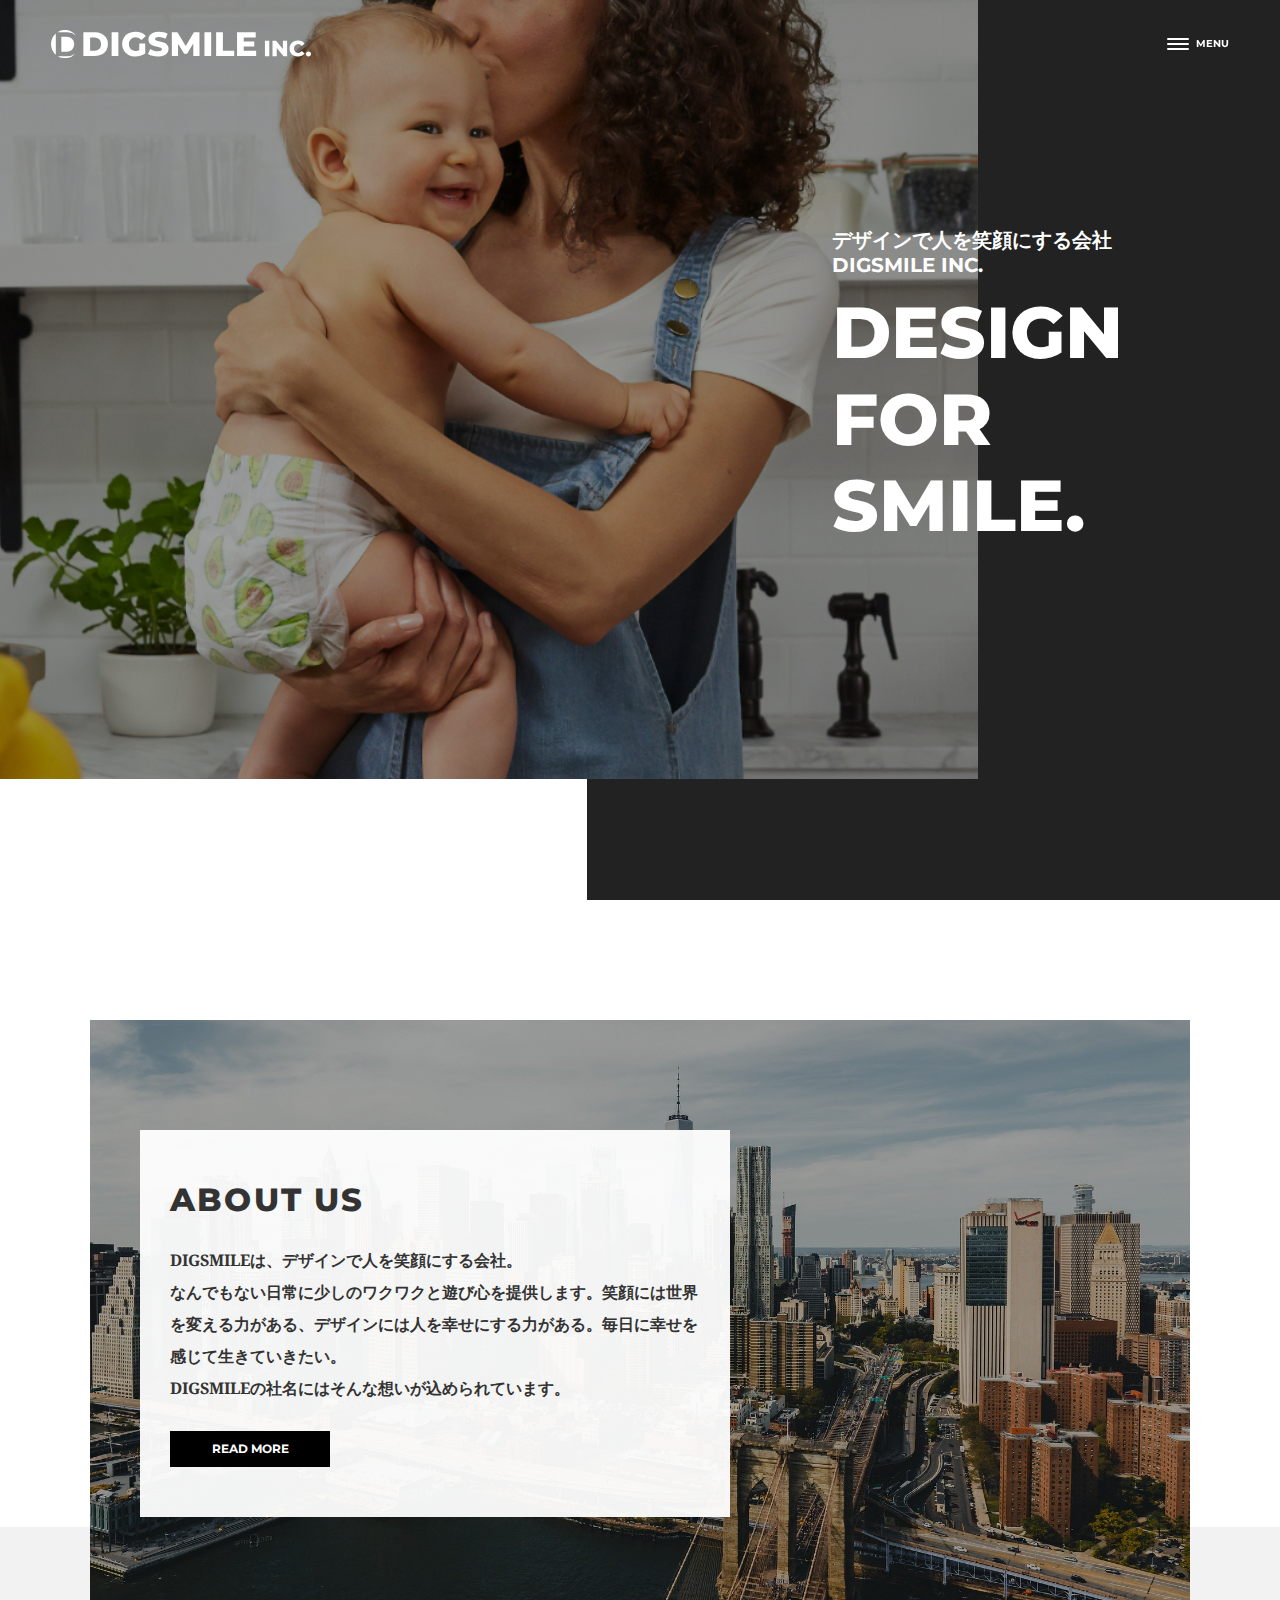
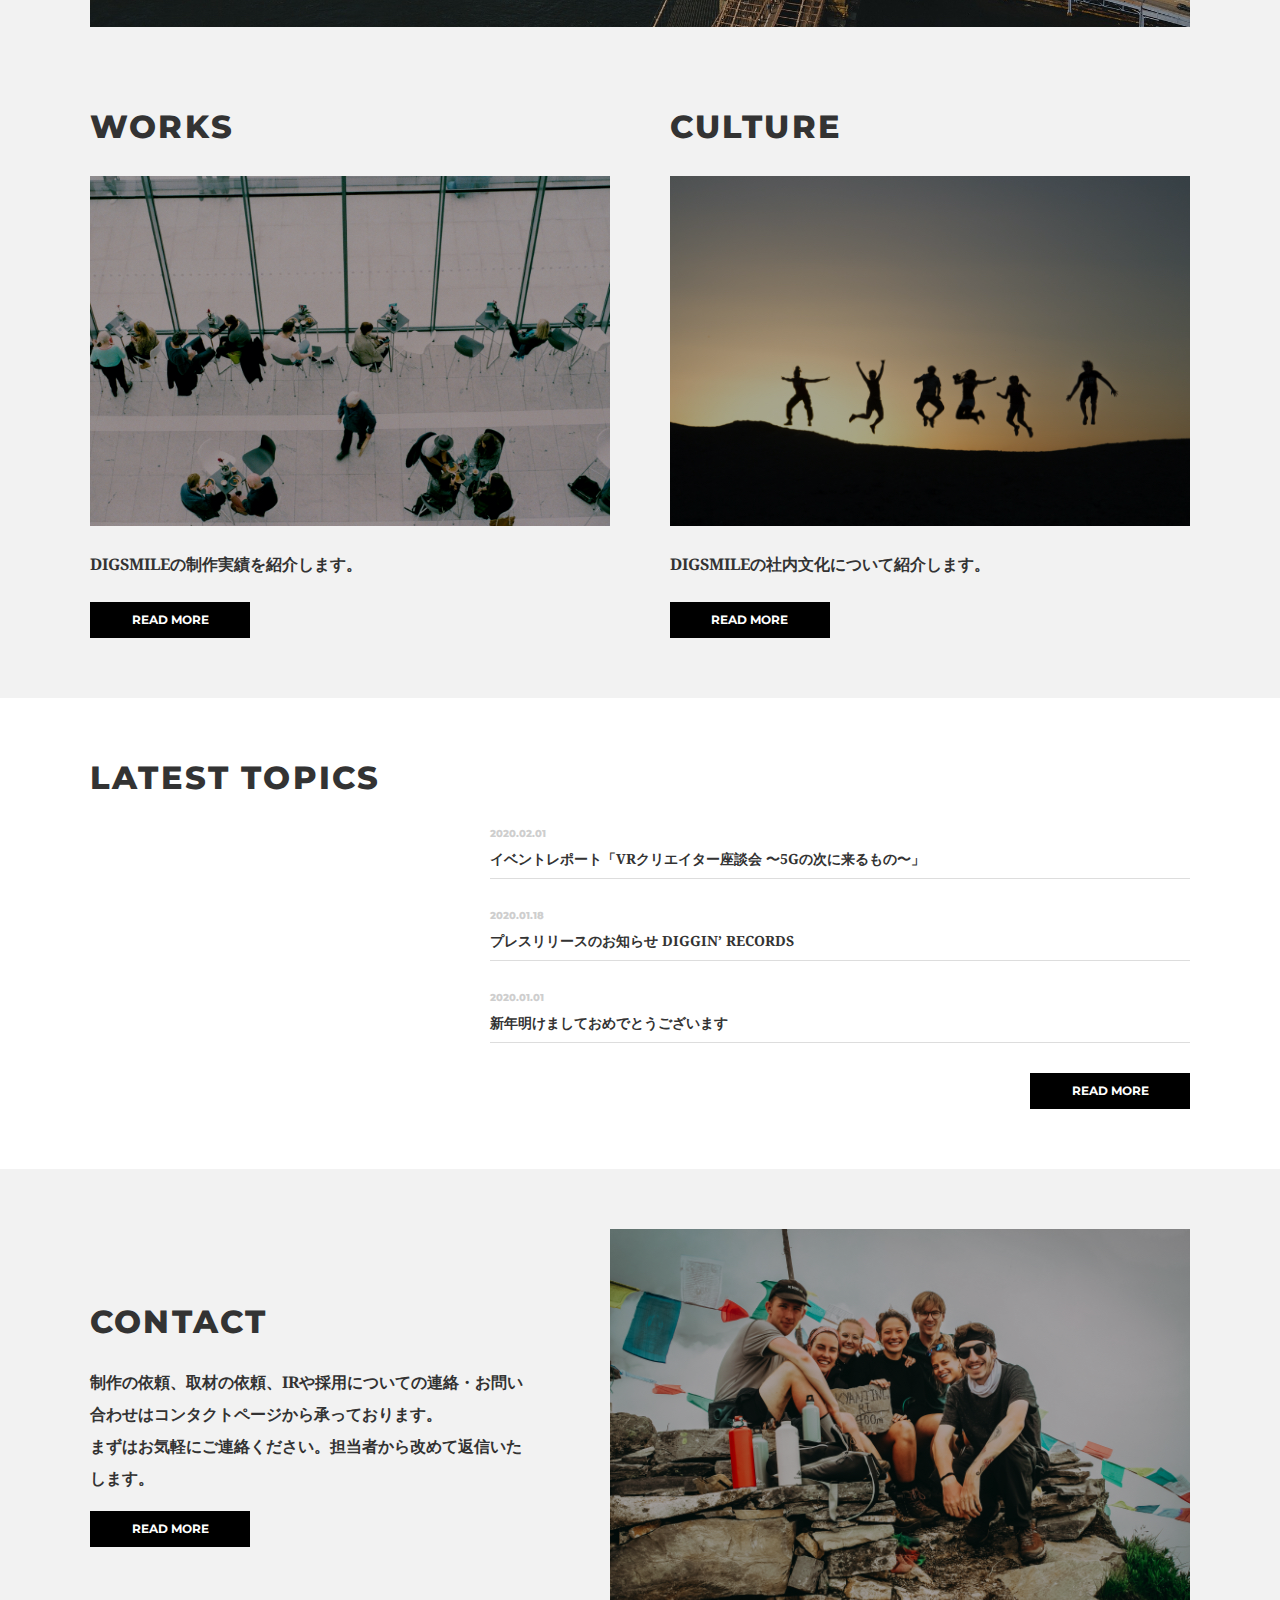
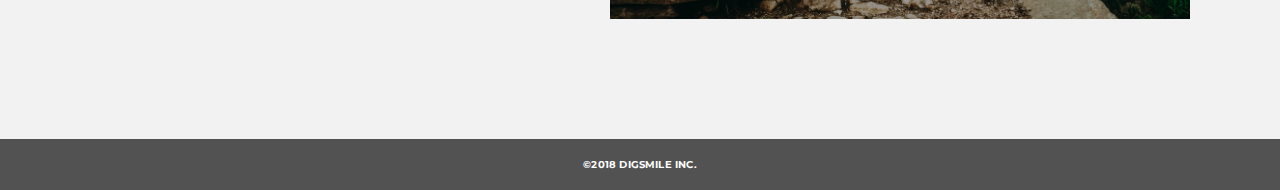
<file: index.html>
<!DOCTYPE html>
<html lang="ja">
<head>
  <meta charset="UTF-8">
  <meta name="viewport" content="width=device-width, initial-scale=1.0">
  <meta http-equiv="X-UA-Compatible" content="ie=edge">
  <title>DIGSMILEinc. | TOP</title>
   <!-- reset.css  -->
  <link rel="stylesheet" href="./css/reset.css">
  <!-- googlefont  -->
  <link rel="preconnect" href="https://fonts.gstatic.com">
<link href="https://fonts.googleapis.com/css2?family=Montserrat:wght@400;500;600;700;800&display=swap" rel="stylesheet">
<link rel="preconnect" href="https://fonts.gstatic.com">
<link href="https://fonts.googleapis.com/css2?family=Noto+Serif:wght@400;700&display=swap" rel="stylesheet">
  <!-- style.css  -->
  <link rel="stylesheet" href="./css/style.min.css">
</head>
<body>
<!-- header -->
<header class="header flex-box">
  <h1 class="site-title">
    <a href="./index.html">
      <svg  xmlns="http://www.w3.org/2000/svg" width="260" height="28.204" viewBox="0 0 260 28.204" alt="DIGSMILE">
        <path id="前面オブジェクトで型抜き_1" data-name="前面オブジェクトで型抜き 1" d="M14,35.2A13.9,13.9,0,0,1,6.785,33.19h8.848a14.228,14.228,0,0,0,8.847-2.739A13.97,13.97,0,0,1,14,35.2ZM4.822,31.752h0a14.17,14.17,0,0,1,0-21.3Zm10.54-3.117H10.33V13.771h5.032a8.094,8.094,0,0,1,5.682,1.994,7.233,7.233,0,0,1,2.138,5.439,7.234,7.234,0,0,1-2.138,5.439,8.093,8.093,0,0,1-5.682,1.99ZM25.007,12.39a13.9,13.9,0,0,0-9.373-3.174H6.463a13.932,13.932,0,0,1,13.76-.749,14.157,14.157,0,0,1,4.785,3.922Z" transform="translate(0 -7)" fill="#fff"/>
        <path id="DIGSMILE" d="M2.38-23.8H13.634a15.731,15.731,0,0,1,6.936,1.465,11.018,11.018,0,0,1,4.692,4.155,11.723,11.723,0,0,1,1.666,6.3,11.723,11.723,0,0,1-1.666,6.3A11.018,11.018,0,0,1,20.57-1.423,15.731,15.731,0,0,1,13.634.042H2.38ZM13.362-5.34a6.893,6.893,0,0,0,4.913-1.737,6.262,6.262,0,0,0,1.853-4.8,6.262,6.262,0,0,0-1.853-4.8,6.893,6.893,0,0,0-4.913-1.737H9.112V-5.34ZM30.634-23.8h6.732V.042H30.634ZM58.276-12.39h5.95v9.877A15.5,15.5,0,0,1,59.534-.265a18.642,18.642,0,0,1-5.3.783A14.166,14.166,0,0,1,47.5-1.065a11.8,11.8,0,0,1-4.692-4.411,12.18,12.18,0,0,1-1.7-6.4,12.18,12.18,0,0,1,1.7-6.4,11.747,11.747,0,0,1,4.726-4.411,14.514,14.514,0,0,1,6.834-1.584,15.2,15.2,0,0,1,5.984,1.124,11.536,11.536,0,0,1,4.42,3.236l-4.284,3.883a7.546,7.546,0,0,0-5.78-2.657,6.693,6.693,0,0,0-4.93,1.856,6.67,6.67,0,0,0-1.87,4.955,7.208,7.208,0,0,0,.85,3.525,6.1,6.1,0,0,0,2.38,2.418,6.969,6.969,0,0,0,3.5.868,8.588,8.588,0,0,0,3.638-.783ZM77.044.519A21.967,21.967,0,0,1,71.434-.2,13.786,13.786,0,0,1,67.014-2.1l2.21-4.973a14.289,14.289,0,0,0,3.706,1.7,14.086,14.086,0,0,0,4.148.647q3.876,0,3.876-1.941a1.607,1.607,0,0,0-1.105-1.516A20.3,20.3,0,0,0,76.3-9.222a33.866,33.866,0,0,1-4.488-1.243,7.554,7.554,0,0,1-3.094-2.129,5.758,5.758,0,0,1-1.292-3.951,6.848,6.848,0,0,1,1.19-3.934,7.965,7.965,0,0,1,3.553-2.776,14.6,14.6,0,0,1,5.8-1.022,20.415,20.415,0,0,1,4.624.528A14.146,14.146,0,0,1,86.6-22.2l-2.074,5.007a13.837,13.837,0,0,0-6.6-1.839,5.522,5.522,0,0,0-2.924.6,1.787,1.787,0,0,0-.918,1.55,1.536,1.536,0,0,0,1.088,1.43,19.646,19.646,0,0,0,3.5.988,32.762,32.762,0,0,1,4.5,1.243,7.779,7.779,0,0,1,3.094,2.112,5.646,5.646,0,0,1,1.309,3.934A6.714,6.714,0,0,1,86.394-3.3,8.114,8.114,0,0,1,82.824-.52,14.418,14.418,0,0,1,77.044.519ZM112.336.042l-.068-12.636-6.12,10.286h-2.992L97.07-12.253V.042H90.848V-23.8H96.39l8.364,13.76,8.16-13.76h5.542L118.524.042ZM123.454-23.8h6.732V.042h-6.732Zm11.7,0h6.732V-5.305h11.356V.042H135.15Zm40.018,18.63V.042H156.06V-23.8h18.666v5.211h-12v4.019H173.3v5.041H162.724v4.359Z" transform="translate(30 26)" fill="#fff"/>
        <path id="INC." d="M1.54-15.4H5.9V0H1.54Zm22.22,0V0H20.174l-6.8-8.206V0H9.108V-15.4h3.586l6.8,8.206V-15.4ZM34.628.308A9.114,9.114,0,0,1,30.283-.715a7.65,7.65,0,0,1-3.025-2.849,7.858,7.858,0,0,1-1.1-4.136,7.858,7.858,0,0,1,1.1-4.136,7.65,7.65,0,0,1,3.025-2.849,9.114,9.114,0,0,1,4.345-1.023,9.326,9.326,0,0,1,3.806.748A7.323,7.323,0,0,1,41.25-12.8L38.478-10.3a4.56,4.56,0,0,0-3.63-1.8,4.48,4.48,0,0,0-2.233.55A3.817,3.817,0,0,0,31.1-10a4.773,4.773,0,0,0-.539,2.3A4.773,4.773,0,0,0,31.1-5.4,3.817,3.817,0,0,0,32.615-3.85a4.48,4.48,0,0,0,2.233.55,4.56,4.56,0,0,0,3.63-1.8L41.25-2.6A7.323,7.323,0,0,1,38.434-.44,9.326,9.326,0,0,1,34.628.308ZM45.1.2a2.462,2.462,0,0,1-1.782-.7,2.377,2.377,0,0,1-.726-1.782,2.35,2.35,0,0,1,.715-1.782A2.5,2.5,0,0,1,45.1-4.752a2.485,2.485,0,0,1,1.8.682,2.369,2.369,0,0,1,.7,1.782,2.4,2.4,0,0,1-.715,1.782A2.452,2.452,0,0,1,45.1.2Z" transform="translate(212.392 26.204)" fill="#fff"/>
      </svg>
    </a>
  </h1>
  <nav class="header-nav">
    <ul class="nav-list">
      <li class="nav-item"><a href="./index.html"><img src="./images/simbol-logo.svg" alt="DIGSMILE INC."></a></li>
      <li class="nav-item"><a href="./about/about.html">About</a></li>
      <li class="nav-item"><a href="#!">Works</a></li>
      <li class="nav-item"><a href="#!">Culture</a></li>
      <li class="nav-item"><a href="#!">Topics</a></li>
      <li class="nav-item"><a href="./contact/contact.html">Contact</a></li>
    </ul>
  </nav>
  <button  class="burger-btn">
    <span class="bars">
      <span class="bar bar_top"></span>
      <span class="bar bar_mid"></span>
      <span class="bar bar_bottom"></span>
    </span>
    <span class="menu">menu</span>
  </button>
  <span class="burger-musk"></span>
</header>

<!-- //header -->

<!-- main -->
<main>

  <!-- fv -->
  <div class="fv">
    <div class="kv-wrapper black-mask">
      <div class="copy-wrapper">
        <p class="copy_jp">デザインで人を笑顔にする会社</p>
        <p class="copy_company">DIGSMILE INC.</p>
        <p class="main_copy">
          Design<br>
          for<br>
          smile.
        </p>
      </div>
    </div>
  </div>
  <!-- //fv -->
  <!-- about -->
  <section class="section-wrapper">
    <div class="content-wrapper about-bg black-mask">
      <div class="about-content">
        <h2 class="section-title">About us</h2>
        <p class="section-text lines">
          DIGSMILEは、デザインで人を笑顔にする会社。<br>
          なんでもない日常に少しのワクワクと遊び心を提供します。笑顔には世界を変える力がある、デザインには人を幸せにする力がある。毎日に幸せを感じて生きていきたい。<br>
          DIGSMILEの社名にはそんな想いが込められています。
        </p>
        <a href="./about/about.html" class="link-btn">READ MORE</a>
      </div>
    </div>
  </section>
  <!-- //about -->
  <div class="grey-bg l-section-wrapper">
    <div class="flex-box l-content-wrapper">
    <!-- Works -->
    <section class="s-section-wrapper">
      <div class="s-content-wrapper">
        <h2 class="section-title work-title">Works</h2>
        <div class="section-img-wrapper black-mask"><img src="./images/works-img.jpg" alt="黒と白の椅子や机が並んでいるテラスの写真"></div>
        <p>DIGSMILEの制作実績を紹介します。</p>
        <a href="#!" class="link-btn">READ MORE</a>
      </div>
    </section>
    <!-- //Works -->
    <!-- Culture -->
    <section class="s-section-wrapper">
      <div class="s-content-wrapper">
        <h2 class="section-title work-title">Culture</h2>
        <div class="section-img-wrapper black-mask"><img src="./images/culture-img.jpg" alt="夕やけをバックに飛び跳ねる6人の人物のシルエット"></div>
        <p>DIGSMILEの社内文化について紹介します。</p>
        <a href="#!" class="link-btn">READ MORE</a>
      </div>
    </section>
    <!-- //Culture -->
  </div>
  </div>
  <!-- topics -->
  <section class="section-wrapper topics">
    <div class="content-wrapper">
      <h2 class="section-title work-title">Latest topics
      </h2>
      <ul class="topics-list ml-auto">
        <li class="topics-item">
          <a href="#!">
            <time class="topics-date">2020.02.01</time>
            <h3 class="topics-title">イベントレポート「VRクリエイター座談会 〜5Gの次に来るもの〜」</h3>
          </a>
        </li>
        <li class="topics-item">
          <a href="#!">
            <time class="topics-date">2020.01.18</time>
            <h3 class="topics-title">プレスリリースのお知らせ DIGGIN’ RECORDS</h3>
          </a>
        </li>
        <li class="topics-item">
          <a href="#!">
            <time class="topics-date">2020.01.01</time>
            <h3 class="topics-title">新年明けましておめでとうございます</h3>
          </a>
        </li>
      </ul>
      <a href="#!" class="link-btn topics-btn">READ MORE</a>
    </div>
  </section>
  <!-- //topics -->
  <!-- Contact -->
  <section class="section-wrapper grey-bg">
    <div class="content-wrapper flex-box">
      <div class="contact-content">
        <h2 class="section-title">Contact</h2>
        <p class="contact-text lines">
          制作の依頼、取材の依頼、IRや採用についての連絡・お問い合わせはコンタクトページから承っております。<br>
          まずはお気軽にご連絡ください。担当者から改めて返信いたします。
        </p>
        <a href="./contact/contact.html" class="link-btn contact-btn">READ MORE</a>
      </div>
      <div class="contact-img-wrapper black-mask"><img src="./images/contact-img.jpg" alt="屋外での集合写真"></div>
    </div>
  </section>
  <!-- //Contact -->
</main>
<!-- //main -->
<!-- footer -->
<footer class="footer">
  <small>&copy;2018 DIGSMILE INC.</small>
</footer>
<!-- //footer -->
<script src="https://ajax.googleapis.com/ajax/libs/jquery/3.5.1/jquery.min.js"></script>
<script src="./js/script.js"></script>
</body>
</html>
</file>
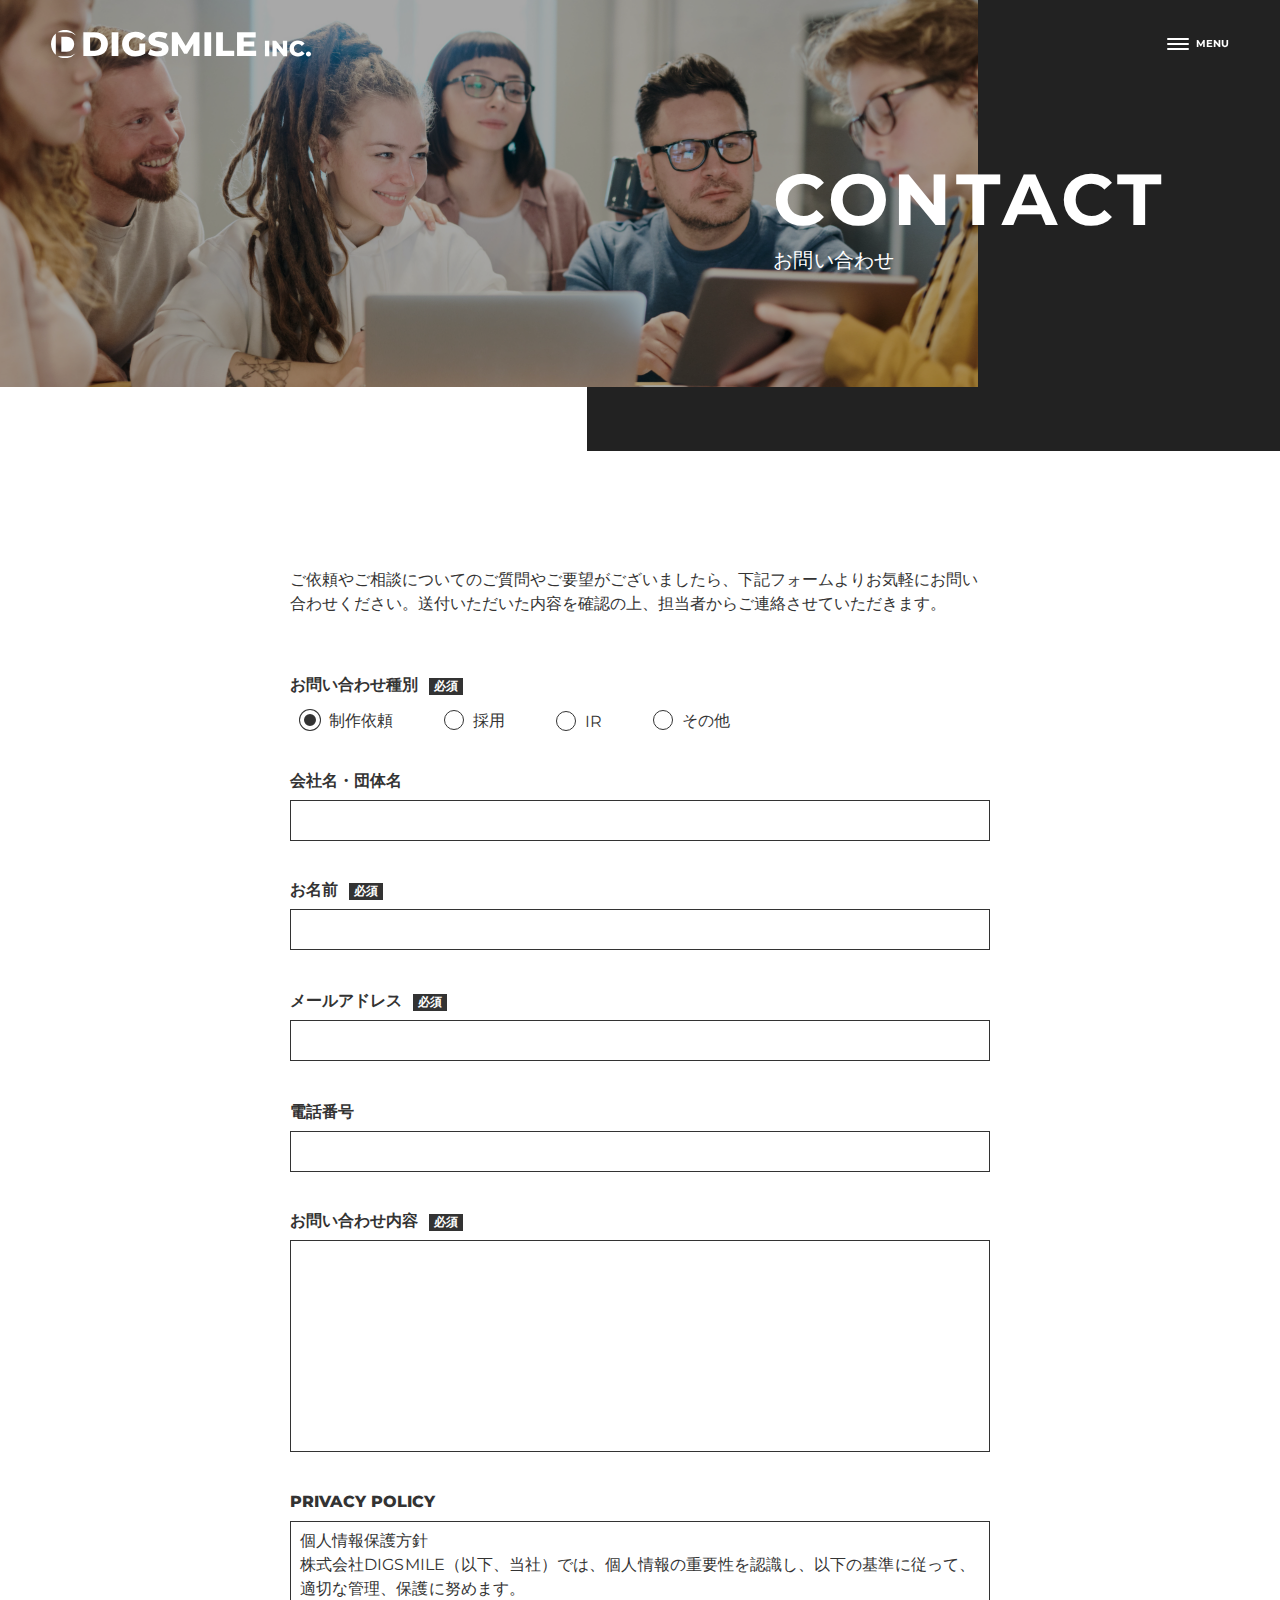
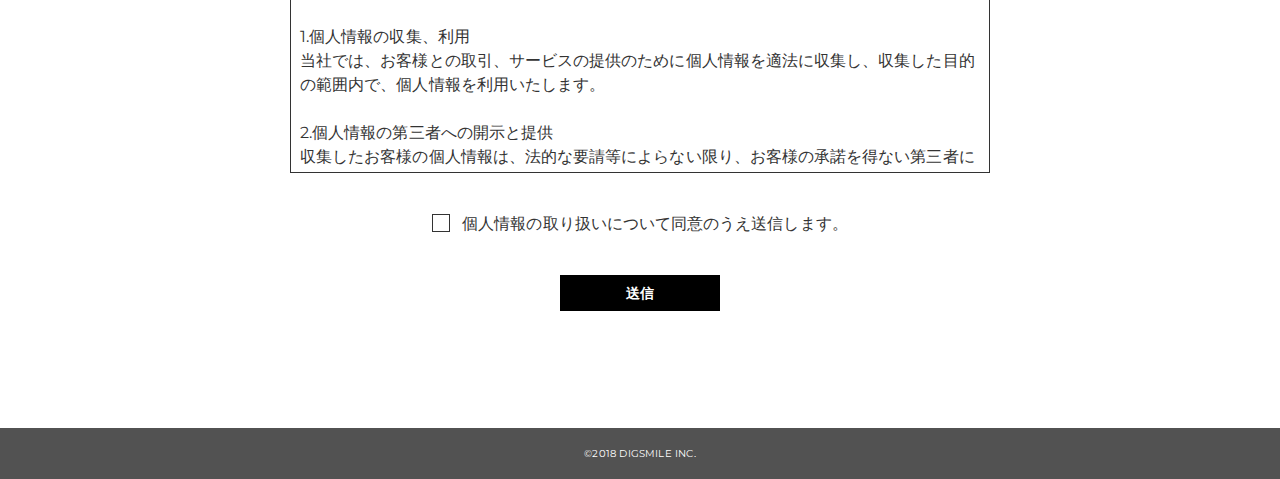
<file: contact/contact.html>
<!DOCTYPE html>
<html lang="ja">
<head>
  <meta charset="UTF-8">
  <meta name="viewport" content="width=device-width, initial-scale=1.0">
  <meta http-equiv="X-UA-Compatible" content="ie=edge">
  <title>DIGSMILEinc. | contact</title>
  <link rel="stylesheet" href="../css/reset.css">
  <link href="https://fonts.googleapis.com/css2?family=Montserrat:wght@400;700&family=Noto+Sans+JP:wght@400;700&display=swap" rel="stylesheet">
  <link rel="stylesheet" href="../css/contact.min.css">
</head>
<body>
<!-- header -->
<header class="header flex-box">
  <div class="site-title">
    <a href="../index.html">
      <svg  xmlns="http://www.w3.org/2000/svg" width="260" height="28.204" viewBox="0 0 260 28.204">
        <path id="前面オブジェクトで型抜き_1" data-name="前面オブジェクトで型抜き 1" d="M14,35.2A13.9,13.9,0,0,1,6.785,33.19h8.848a14.228,14.228,0,0,0,8.847-2.739A13.97,13.97,0,0,1,14,35.2ZM4.822,31.752h0a14.17,14.17,0,0,1,0-21.3Zm10.54-3.117H10.33V13.771h5.032a8.094,8.094,0,0,1,5.682,1.994,7.233,7.233,0,0,1,2.138,5.439,7.234,7.234,0,0,1-2.138,5.439,8.093,8.093,0,0,1-5.682,1.99ZM25.007,12.39a13.9,13.9,0,0,0-9.373-3.174H6.463a13.932,13.932,0,0,1,13.76-.749,14.157,14.157,0,0,1,4.785,3.922Z" transform="translate(0 -7)" fill="#fff"/>
        <path id="DIGSMILE" d="M2.38-23.8H13.634a15.731,15.731,0,0,1,6.936,1.465,11.018,11.018,0,0,1,4.692,4.155,11.723,11.723,0,0,1,1.666,6.3,11.723,11.723,0,0,1-1.666,6.3A11.018,11.018,0,0,1,20.57-1.423,15.731,15.731,0,0,1,13.634.042H2.38ZM13.362-5.34a6.893,6.893,0,0,0,4.913-1.737,6.262,6.262,0,0,0,1.853-4.8,6.262,6.262,0,0,0-1.853-4.8,6.893,6.893,0,0,0-4.913-1.737H9.112V-5.34ZM30.634-23.8h6.732V.042H30.634ZM58.276-12.39h5.95v9.877A15.5,15.5,0,0,1,59.534-.265a18.642,18.642,0,0,1-5.3.783A14.166,14.166,0,0,1,47.5-1.065a11.8,11.8,0,0,1-4.692-4.411,12.18,12.18,0,0,1-1.7-6.4,12.18,12.18,0,0,1,1.7-6.4,11.747,11.747,0,0,1,4.726-4.411,14.514,14.514,0,0,1,6.834-1.584,15.2,15.2,0,0,1,5.984,1.124,11.536,11.536,0,0,1,4.42,3.236l-4.284,3.883a7.546,7.546,0,0,0-5.78-2.657,6.693,6.693,0,0,0-4.93,1.856,6.67,6.67,0,0,0-1.87,4.955,7.208,7.208,0,0,0,.85,3.525,6.1,6.1,0,0,0,2.38,2.418,6.969,6.969,0,0,0,3.5.868,8.588,8.588,0,0,0,3.638-.783ZM77.044.519A21.967,21.967,0,0,1,71.434-.2,13.786,13.786,0,0,1,67.014-2.1l2.21-4.973a14.289,14.289,0,0,0,3.706,1.7,14.086,14.086,0,0,0,4.148.647q3.876,0,3.876-1.941a1.607,1.607,0,0,0-1.105-1.516A20.3,20.3,0,0,0,76.3-9.222a33.866,33.866,0,0,1-4.488-1.243,7.554,7.554,0,0,1-3.094-2.129,5.758,5.758,0,0,1-1.292-3.951,6.848,6.848,0,0,1,1.19-3.934,7.965,7.965,0,0,1,3.553-2.776,14.6,14.6,0,0,1,5.8-1.022,20.415,20.415,0,0,1,4.624.528A14.146,14.146,0,0,1,86.6-22.2l-2.074,5.007a13.837,13.837,0,0,0-6.6-1.839,5.522,5.522,0,0,0-2.924.6,1.787,1.787,0,0,0-.918,1.55,1.536,1.536,0,0,0,1.088,1.43,19.646,19.646,0,0,0,3.5.988,32.762,32.762,0,0,1,4.5,1.243,7.779,7.779,0,0,1,3.094,2.112,5.646,5.646,0,0,1,1.309,3.934A6.714,6.714,0,0,1,86.394-3.3,8.114,8.114,0,0,1,82.824-.52,14.418,14.418,0,0,1,77.044.519ZM112.336.042l-.068-12.636-6.12,10.286h-2.992L97.07-12.253V.042H90.848V-23.8H96.39l8.364,13.76,8.16-13.76h5.542L118.524.042ZM123.454-23.8h6.732V.042h-6.732Zm11.7,0h6.732V-5.305h11.356V.042H135.15Zm40.018,18.63V.042H156.06V-23.8h18.666v5.211h-12v4.019H173.3v5.041H162.724v4.359Z" transform="translate(30 26)" fill="#fff"/>
        <path id="INC." d="M1.54-15.4H5.9V0H1.54Zm22.22,0V0H20.174l-6.8-8.206V0H9.108V-15.4h3.586l6.8,8.206V-15.4ZM34.628.308A9.114,9.114,0,0,1,30.283-.715a7.65,7.65,0,0,1-3.025-2.849,7.858,7.858,0,0,1-1.1-4.136,7.858,7.858,0,0,1,1.1-4.136,7.65,7.65,0,0,1,3.025-2.849,9.114,9.114,0,0,1,4.345-1.023,9.326,9.326,0,0,1,3.806.748A7.323,7.323,0,0,1,41.25-12.8L38.478-10.3a4.56,4.56,0,0,0-3.63-1.8,4.48,4.48,0,0,0-2.233.55A3.817,3.817,0,0,0,31.1-10a4.773,4.773,0,0,0-.539,2.3A4.773,4.773,0,0,0,31.1-5.4,3.817,3.817,0,0,0,32.615-3.85a4.48,4.48,0,0,0,2.233.55,4.56,4.56,0,0,0,3.63-1.8L41.25-2.6A7.323,7.323,0,0,1,38.434-.44,9.326,9.326,0,0,1,34.628.308ZM45.1.2a2.462,2.462,0,0,1-1.782-.7,2.377,2.377,0,0,1-.726-1.782,2.35,2.35,0,0,1,.715-1.782A2.5,2.5,0,0,1,45.1-4.752a2.485,2.485,0,0,1,1.8.682,2.369,2.369,0,0,1,.7,1.782,2.4,2.4,0,0,1-.715,1.782A2.452,2.452,0,0,1,45.1.2Z" transform="translate(212.392 26.204)" fill="#fff"/>
      </svg>
    </a>
  </div>
  <nav class="header-nav">
    <ul class="nav-list">
      <li class="nav-item"><a href="../index.html"><img src="../images/simbol-logo.svg" alt="DIGSMILE INC."></a></li>
      <li class="nav-item"><a href="../about/About.html">About</a></li>
      <li class="nav-item"><a href="#!">Works</a></li>
      <li class="nav-item"><a href="#!">Culture</a></li>
      <li class="nav-item"><a href="#!">Topics</a></li>
      <li class="nav-item"><a href="./contact.html">Contact</a></li>
    </ul>
  </nav>
  <button  class="burger-btn">
    <span class="bars">
      <span class="bar bar_top"></span>
      <span class="bar bar_mid"></span>
      <span class="bar bar_bottom"></span>
    </span>
    <span class="menu">menu</span>
  </button>
  <span class="burger-musk"></span>
</header>
<!-- //header -->

<!-- main -->
<main>

  <!-- fv -->
  <div class="fv">
    <div class="kv-wrapper black-mask">
      <h1 class="page-title">
        Contact
        <span>お問い合わせ</span>
      </h1>
    </div>
  </div>
  <!-- //fv -->
  <!-- about -->
<div class="contact-wrapper">
  <div class="contact-inner">
    <p class="contact-lead lines">
      ご依頼やご相談についてのご質問やご要望がございましたら、下記フォームよりお気軽にお問い合わせください。送付いただいた内容を確認の上、担当者からご連絡させていただきます。
    </p>
    <form action="">
      <ul class="form-list">
        <li class="form-item">
          <div class="form-item-title">
            お問い合わせ種別
            <span class="required">必須</span>
          </div>
          <ul class="inquiry-type-list">
            <li class="inquiry-type-item">
              <input type="radio" class="radio-btn" name="inquiry-type" id="request" checked>
              <label for="request">制作依頼</label>
            </li>
            <li class="inquiry-type-item">
              <input type="radio" class="radio-btn" name="inquiry-type" id="recruit">
              <label for="request">採用</label>
            </li>
            <li class="inquiry-type-item">
              <input type="radio" class="radio-btn" name="inquiry-type" id="ir">
              <label for="request">IR</label>
            </li>
            <li class="inquiry-type-item">
              <input type="radio" class="radio-btn" name="inquiry-type" id="other">
              <label for="request">その他</label>
            </li>
          </ul>
        </li>
        <li class="form-item kaisya">
          <div class="form-item-title">
            <label for="company-name">会社名・団体名</label>
          </div>
          <input type="text" class="text-box" id="company-name">
        </li>
        <li class="form-item onamae">
          <div class="form-item-title">
            <label for="name">お名前</label>
            <span class="required">必須</span>
          </div>
          <input type="text" class="text-box" id="name">
        </li>
        <li class="form-item mail">
          <div class="form-item-title">
            <label for="email">メールアドレス</label>
            <span class="required">必須</span>
          </div>
          <input type="text" class="text-box" id="email">
        </li>
        <li class="form-item telephone">
          <div class="form-item-title">
            <label for="tel">電話番号</label>
          </div>
          <input type="text" class="text-box" id="tel">
        </li>
        <li class="form-item otoiawase">
          <div class="form-item-title">
            <label for="detail">お問い合わせ内容</label>
            <span class="required">必須</span>
          </div>
          <textarea name="" id="detail" cols="30" rows="10" class="textarea"></textarea>
        </li>
      </ul>
      <p class="privacy-policy-title">Privacy policy</p>
      <div class="privacy-policy-wrapper">
        <p class="privacy-policy-detail">
          個人情報保護方針<br>
株式会社DIGSMILE（以下、当社）では、個人情報の重要性を認識し、以下の基準に従って、適切な管理、保護に努めます。<br><br>

1.個人情報の収集、利用<br>
当社では、お客様との取引、サービスの提供のために個人情報を適法に収集し、収集した目的の範囲内で、個人情報を利用いたします。<br><br>

2.個人情報の第三者への開示と提供<br>
収集したお客様の個人情報は、法的な要請等によらない限り、お客様の承諾を得ない第三者に対して提供・開示はいたしません。<br>
業務の都合上、業務委託先に個人情報を提供する場合は、機密保持契約等によって業務委託先に個人情報保護を義務付けるとともに、業務委託先が適切に個人情報を取り扱うように管理いたします。<br><br>

3.個人情報の保護<br>
当社では、個人情報の紛失、破壊、改ざん、不正アクセス、および漏えい等を防止するため、適切な対策を行います。<br><br>

4.法令および関連規範の遵守<br>
当社は、個人情報の取り扱いに関して、個人情報保護法をはじめとする個人情報に関する法令および関連する規範を遵守します。<br><br>

5.個人情報の開示・訂正・削除<br>
当社では、個人情報の開示・訂正・削除等の依頼があった場合、情報提供者本人であることを確認の上、すみやかに対応いたします。<br><br>

法令や当社方針により、プライバシー・ポリシーを予告なく改訂することがあります。<br><br>

お問い合わせ窓口<br>
当社の個人情報の取扱いに関するお問い合わせは下記までご連絡お願いいたします。<br>
株式会社ファイアープレイス<br>
044-589-4333<br><br>


        </p>
      </div>
      <p class="confirm">
        <input type="checkbox" class="checkbox" id="check">
        <label for="check">個人情報の取り扱いについて同意のうえ送信します。</label>
      </p>
      <div class="btn-wrapper">
        <input type="submit" value="送信" class="submit-btn">
      </div>
    </form>
  </div>
</div>
  <!-- //Contact -->
</main>
<!-- //main -->
<!-- footer -->
<footer class="footer">
  <small>&copy;2018 DIGSMILE INC.</small>
</footer>
<!-- //footer -->
<script src="https://ajax.googleapis.com/ajax/libs/jquery/3.5.1/jquery.min.js"></script>
<script src="../js/script.js"></script>
</body>
</html>
</file>
<file: css/style.min.css>
html{font-size:62.5%}body{font-size:1.6rem;font-family:'Montserrat', sans-serif;color:#333}button{appearance:none;font-family:'Montserrat', sans-serif}*{box-sizing:border-box;margin:0;padding:0}img,svg{width:100%;max-width:100%;vertical-align:bottom}a{text-decoration:none;display:inline-block}a:hover{opacity:.7;transition:.3s}button{background-color:transparent;border:none;cursor:pointer;outline:none;padding:0;appearance:none}.section-wrapper{padding:60px 0}.flex-box{display:flex;justify-content:space-between;align-items:center}.content-wrapper{width:calc(100% - 8vw);max-width:1100px;margin:0 auto}.section-title{font-size:3.2rem;line-height:1.21875;letter-spacing:0.068em;font-weight:800;margin-bottom:25px;text-transform:uppercase}.link-btn{color:#fff;background-color:#000;width:160px;line-height:36px;font-size:1.2rem;display:block;text-align:center;font-weight:bold;margin-top:27px;font-family:'montserrat';letter-spacing:0.015}.grey-bg{background-color:#f2f2f2}.header{width:100%;position:fixed;padding:30px 4%;z-index:3;overflow:hidden}.site-title{width:260px}.site-title.black svg path{fill:#333;transition:fill .3s}.header-nav{font-weight:bold;font-size:2rem;position:fixed;top:0;right:0;height:100vh;width:36.1%;text-align:center;padding:120px 0 0;background-color:rgba(34,34,34,0.95);z-index:10;transform:translateX(100%);opacity:0;transition:transform .3s, opacity .3s}.nav-item{margin-bottom:30px}.nav-item:first-of-type{margin-bottom:40px}.nav-item:last-of-type{margin-bottom:0}.header-nav a{color:#fff}.burger-btn{display:flex;align-items:center;z-index:100}.bar{display:block;background-color:#fff;height:2px;width:22px;border-radius:1px}.bar_top{transform:translateY(-3px);transition:transform .3s}.bar_bottom{transform:translateY(3px);transition:transform .3s}.menu{display:block;font-size:1rem;line-height:1;text-transform:uppercase;color:#fff;font-weight:bold;margin-left:7px;letter-spacing:0.005em}.bar.cross.bar_top{transform:translateY(2px) rotate(30deg);transition:transform .3s}.bar.cross.bar_mid{opacity:0;transition:opacity .3s}.bar.cross.bar_bottom{transform:translateY(-2px) rotate(-30deg);transition:transform .3s}body.noscroll{overflow:hidden}.header-nav.open{transform:translateX(0);opacity:1;transition:transform .3s, opacity .3s}.burger-musk{display:none;height:100vh;width:100%;position:fixed;top:0;left:0;background-color:rgba(0,0,0,0.5);z-index:1}.burger-btn.black .bar{background-color:#333;transition:background-color .3s}.burger-btn.black .menu{color:#333;transition:color .3s}.fv{height:100vh;width:100%;overflow:hidden}.fv::after{content:"";display:block;position:absolute;top:0;right:0;background-color:#222;width:54.1667%;height:100%;z-index:-1}.black-mask::after{position:absolute;content:"";display:block;top:0;left:0;width:100%;height:100%;background-color:rgba(0,0,0,0.34);z-index:1}.kv-wrapper{height:86.5%;width:76.4%;background-image:url(../images/kv-img.jpg);background-size:cover;background-position:center 0;position:relative;z-index:0}.copy-wrapper{position:absolute;top:50%;right:0;transform:translate(50%, -50%);color:#fff;z-index:3}.copy_jp{font-size:2rem;margin-bottom:5px;line-height:1;font-weight:bold}.copy_company{font-size:2rem;margin-bottom:14px;line-height:1;font-weight:bold}.main_copy{font-size:7.2rem;line-height:1.2;font-weight:800;text-transform:uppercase}.lines{font-size:16px;line-height:2;font-weight:bold;font-family:'Noto Serif', serif}.section-wrapper:first-of-type{padding-top:120px;position:relative}.section-wrapper:first-of-type::after{content:"";width:100%;height:160px;display:block;background-color:#f2f2f2;position:absolute;bottom:0;z-index:-1}.about-bg{background-image:url(../images/about-img.jpg);background-size:cover;background-repeat:no-repeat;background-position:center;padding:110px 0 110px 50px;position:relative;z-index:0}.about-content{max-width:590px;padding:50px 30px 50px;box-sizing:border-box;background-color:rgba(255,255,255,0.95);position:relative;z-index:5}.l-section-wrapper{padding:20px 0 60px}.l-content-wrapper{width:calc(100% - 8vw);max-width:1100px;padding:0;margin:0 auto}.s-section-wrapper{width:47.3%}.s-section-wrapper>div p{line-height:1.375;font-family:noto serif;font-weight:bold}.section-img-wrapper{margin-bottom:27px;position:relative}.work-title{margin-bottom:30px}.topics-list{max-width:700px}.topics-item{padding-bottom:10px;border-bottom:1px solid #ddd;margin-bottom:30px}.topics-date{color:#cecece;font-size:1rem;line-height:1.3;font-weight:800;padding-bottom:9px;display:block}.topics-title{color:#333;font-size:1.4rem;font-weight:bold;font-family:'Noto serif';line-height:1.357}.topics-btn{margin-left:auto}.ml-auto{margin-left:auto}.section-wrapper:last-of-type{padding-bottom:120px}.contact-content{width:40%}.contact-img-wrapper{width:52.7%;position:relative}.footer{line-height:50px;background-color:#525252;text-align:center;color:#fff;font-size:1.2rem;letter-spacing:0.015em;font-weight:bold}.contact-text{font-family:'noto serif'}.contact-btn{margin-top:17px}@media screen and (max-width: 768px){body{font-size:1.4rem}.header{padding:30px}.fv::after{width:73.177%}.site-title{width:189px}.header-nav{width:67.7vw}.copy-wrapper{width:245px;transform:translate(35.91%, -50%)}.copy_jp{font-size:1.6rem;letter-spacing:0.063em}.copy_company{font-size:1.6rem;letter-spacing:0.063em;margin-bottom:17.5px;line-height:1.1875}.main_copy{font-size:5.6rem;line-height:0.94642;letter-spacing:0.063em;margin-bottom:7.5px}.kv-wrapper{width:78.125%;background-image:url(../images/kv-imgtablet@2x.jpg);height:86.914%}.content-wrapper{width:100%}.section-wrapper:first-of-type{padding:80px 0 20px}.content-wrapper.about-bg{padding:60px 4vw}.about-content{margin:0 auto;padding:40px 30px}.about-bg{background-image:url(../images/abouttablet@2x.jpg)}.about-bg.black-mask::after{background-color:rgba(0,0,0,0.16)}.link-btn{font-size:1.1rem;margin-top:19px}.section-img-wrapper.black-mask::after{background-color:rgba(0,0,0,0.24)}.l-section-wrapper{padding:40px 0}.l-content-wrapper{flex-direction:column;align-items:flex-start;padding:0 4vw;width:100%}.s-section-wrapper{width:520px;max-width:100%}.s-section-wrapper>div p{font-size:1.6rem}.s-section-wrapper>div a{font-size:1.2rem;margin-top:27px}.s-section-wrapper:first-of-type{margin-bottom:80px}.topics.section-wrapper{padding-top:40px;padding-bottom:40px}.topics-title{font-size:1.4rem}.topics-item{margin-bottom:30px}.topics-btn{margin-left:0;font-size:1.2rem}.ml-auto{margin-left:0}.content-wrapper{flex-direction:column-reverse;align-items:flex-start;padding:0 4vw}.contact-content{width:510px;max-width:100%;margin-top:30px}.contact-content h2{letter-spacing:0}.contact-content a{margin-top:37px;font-size:1.2rem;letter-spacing:0.015}.contact-img-wrapper{width:520px;max-width:100%}.section-wrapper:last-of-type{padding-bottom:80px;padding-top:40px}}@media screen and (max-width: 375px){.header{padding:16px 15px}.kv-wrapper{width:76.53334%}.copy-wrapper{transform:translate(27.75%, -50%)}.fv::after{width:75.466%}.section-wrapper:first-of-type{padding:78px 0 0}.content-wrapper.about-bg{padding:50px 15px}.about-content{padding:50px 15px 50px 30px}.about-content h2{font-size:2.8rem}.about-content p{font-size:1.4rem}.about-content a{margin-top:2.2rem}.work-title{font-size:2.8rem}.s-section-wrapper:first-of-type{margin-bottom:40px}.l-content-wrapper{padding:0 15px}.topics-title:first-of-type{line-height:1.5}.topics-title{font-size:1.2rem;line-height:1.16;letter-spacing:0.068em}.topics-item{margin-bottom:2.2rem}.topics-date{letter-spacing:0.015em;line-height:1}.contact-content h2{font-size:2.8rem;letter-spacing:0.068em}.contact-content a{margin-top:25px}.section-wrapper:last-of-type{padding-bottom:40px}}
</file>
<file: css/contact.min.css>
html{font-size:62.5%}body{font-size:1.6rem;font-family:'Montserrat', sans-serif;color:#333}button{appearance:none;font-family:'Montserrat', sans-serif}*{box-sizing:border-box;margin:0;padding:0}img,svg{width:100%;max-width:100%;vertical-align:bottom}a{text-decoration:none;display:inline-block}a:hover{opacity:.7;transition:.3s}button{background-color:transparent;border:none;cursor:pointer;outline:none;padding:0;appearance:none}.section-wrapper{padding:60px 0}.flex-box{display:flex;justify-content:space-between;align-items:center}.content-wrapper{width:calc(100% - 8vw);max-width:1100px;margin:0 auto}.section-title{font-size:3.2rem;line-height:1.21875;letter-spacing:0.068em;font-weight:800;margin-bottom:25px;text-transform:uppercase}.link-btn{color:#fff;background-color:#000;width:160px;line-height:36px;font-size:1.2rem;display:block;text-align:center;font-weight:bold;margin-top:27px;font-family:'montserrat';letter-spacing:0.015}.grey-bg{background-color:#f2f2f2}.header{width:100%;position:fixed;padding:30px 4%;z-index:3;overflow:hidden}.site-title{width:260px}.site-title.black svg path{fill:#333;transition:fill .3s}.header-nav{font-weight:bold;font-size:2rem;position:fixed;top:0;right:0;height:100vh;width:36.1vw;text-align:center;padding:120px 0 0;background-color:rgba(34,34,34,0.95);z-index:10;transform:translateX(100%);opacity:0;transition:transform .3s, opacity .3s}.nav-item{margin-bottom:30px}.nav-item:first-of-type{margin-bottom:40px}.nav-item:last-of-type{margin-bottom:0}.header-nav a{color:#fff}.burger-btn{display:flex;align-items:center;z-index:100}.bar{display:block;background-color:#fff;height:2px;width:22px;border-radius:1px}.bar_top{transform:translateY(-3px);transition:transform .3s}.bar_bottom{transform:translateY(3px);transition:transform .3s}.menu{display:block;font-size:1rem;line-height:1;text-transform:uppercase;color:#fff;font-weight:bold;margin-left:7px;letter-spacing:0.005em}.bar.cross.bar_top{transform:translateY(2px) rotate(30deg);transition:transform .3s}.bar.cross.bar_mid{opacity:0;transition:opacity .3s}.bar.cross.bar_bottom{transform:translateY(-2px) rotate(-30deg);transition:transform .3s}body.noscroll{overflow:hidden}.header-nav.open{transform:translateX(0);opacity:1;transition:transform .3s, opacity .3s}.burger-musk{display:none;height:100vh;width:100vw;position:fixed;top:0;left:0;background-color:rgba(0,0,0,0.5);z-index:1}.burger-btn.black .bar{background-color:#333;transition:background-color .3s}.burger-btn.black .menu{color:#333;transition:color .3s}.fv{width:100%;height:50.11vh;min-height:450px;position:relative;z-index:-2}.fv::after{content:"";display:block;position:absolute;top:0;right:0;background-color:#222;width:54.1666%;height:50.11vh;min-height:450px;z-index:-1}.black-mask::after{position:absolute;content:"";display:block;top:0;left:0;width:100%;height:100%;background-color:rgba(0,0,0,0.34);z-index:1}.kv-wrapper{height:85.8%;width:76.38%;background-image:url(../images/heading-img_contact.jpg);background-size:cover;background-position:center 0;position:relative}.page-title{font-size:7.2rem;font-weight:bold;position:absolute;color:#fff;top:40.31%;right:0;transform:translate(47.97%, 0);z-index:3;letter-spacing:0.063em;line-height:1.222;text-transform:uppercase}.page-title span{margin-top:5px;font-size:2rem;display:block;line-height:1.15;letter-spacing:0.005em;font-weight:normal}.lines{line-height:2}.footer{line-height:50px;background-color:#525252;text-align:center;color:#fff;font-size:1.2rem;letter-spacing:0.015em;font-weight:normal}.contact-wrapper{padding:117px 0}.contact-inner{max-width:700px;margin:0 auto}.contact-lead{margin-bottom:59px;line-height:1.5}input,textarea{resize:none;appearance:none;-webkit-appearance:none;outline:none;border:none;width:100%}.form-item{margin-bottom:39px}.inquiry-type-list{display:-webkit-flex;display:-ms-flex;display:flex;align-items:center;padding-left:10px;padding-top:6px}.inquiry-type-list label{margin-left:5px}.inquiry-type-item{margin-right:51px}.radio-btn{width:20px;height:20px;border:solid 1px #333;border-radius:50%;vertical-align:-4px}.radio-btn:checked{background-color:#333;border:4px solid #fff;box-shadow:0 0 0 1px #333}.radio-btn:hover,.submit-btn{cursor:pointer}.text-box{border:1px solid #333;color:#333;padding:10px;width:100%;display:block;box-sizing:border-box}.textarea{border:1px solid #333;padding:10px;color:#333;box-sizing:border-box}.required{display:inline-block;background-color:#333;color:#fff;font-size:1.2rem;padding:0 5px;margin-left:6px}.form-item-title{font-weight:bold;margin-bottom:8px}.onamae{margin-bottom:41px}.mail{margin-bottom:41px}.otoiawase{margin-bottom:36px}.privacy-policy-title{font-weight:800;margin-bottom:10px;font-size:1.6rem;text-transform:uppercase}.privacy-policy-detail{padding:7px 9px;height:252px;border:1px solid #333;overflow-y:scroll;margin-bottom:41px;font-size:1.6rem;line-height:1.5;letter-spacing:0.004em}.confirm{text-align:center}.confirm label{font-size:1.6rem;letter-spacing:0.004em}.checkbox{border:1px solid #333;margin-right:8px;width:18px;height:18px;vertical-align:-3px}.checkbox:checked{background-image:url(../images/chek.svg);background-size:14px;background-repeat:no-repeat;background-position:center}.submit-btn{color:#fff;background-color:#000;width:160px;line-height:36px;font-size:1.4rem;letter-spacing:0.015em;display:block;text-align:center;font-weight:bold;margin:40px auto 0}@media screen and (max-width: 768px){body{font-size:1.4rem}.header{padding:25px 30px}.section-wrapper{padding:40px 0}.site-title{width:189px}.header-nav{width:67.7vw}.copy-wrapper{right:-15%;transform:translate(0, -50%)}.fv{height:60vh}.fv::after{width:52.86%;height:60vh}.kv-wrapper{height:86%;width:75.26%;background:url(../images/contacttablettop@2x.jpg);background-size:cover;background-position:center center}.page-title{font-size:5.2rem;top:24.95%;right:0;transform:translate(48.95%, 0);line-height:1.211}.page-title span{margin-top:10px;font-size:1.6rem;line-height:1.125}.contact-content{width:440px;max-width:100%;margin-top:30px}.contact-img-wrapper{width:520px;max-width:100%}.section-wrapper:last-of-type{padding-bottom:80px}.content-wrapper.relative{padding-top:120px}.ceo-img-wrapper{width:100%;max-width:320px}.contact-wrapper{padding:135px 0 197px}.inquiry-type-list{align-items:flex-start;padding-left:10px}.inquiry-type-list label{margin-left:9px}.inquiry-type-item{margin-bottom:10px;margin-right:53px}.contact-lead{font-size:1.6rem;margin-bottom:-6px}.contact-inner{max-width:668px}.form-item-title{font-size:1.6rem;margin-bottom:7px}.form-item{margin-bottom:21px}.text-box{padding:14px}.kaisya,.onamae,.mail,.telephone{margin-bottom:36px}.otoiawase{margin-bottom:16px}.privacy-policy-detail{height:222px}}@media screen and (max-width: 480px){.header{padding:17px 15px}.fv{height:54.72vh;min-height:100px}.fv::after{width:52.8%;height:54.72vh;min-height:100px}.kv-wrapper{height:73.97%;width:76.53%;background:url(../images/contactsptop@2x.jpg);background-size:cover;background-position:center center}.page-title{font-size:5.2rem;top:47.77%;transform:translate(23.42%, 0);line-height:1.211;letter-spacing:0.063em;width:289px;font-weight:800}.page-title span{margin-top:10px;font-size:1.6rem;line-height:1.125;letter-spacing:0;text-align:right}.contact-wrapper{padding:77px 0}.contact-inner{margin:0 15px}.contact-inner p{font-size:1.4rem;line-height:1.714}.contact-lead{margin-bottom:50px}.inquiry-type-list{flex-direction:column}.inquiry-type-item{margin-bottom:1.4rem}.textarea{padding:14px}.otoiawase{margin-bottom:31px}.contact-inner .privacy-policy-title{font-size:1.6rem;letter-spacing:0.004em;margin-bottom:6px}.privacy-policy-detail{height:227px;margin-bottom:35px}.checkbox{margin-right:18px}.confirm label{font-size:1.4rem;line-height:1.714;text-align-last:left}.confirm{display:flex}.confirm input,.confirm label{display:block}}
</file>
